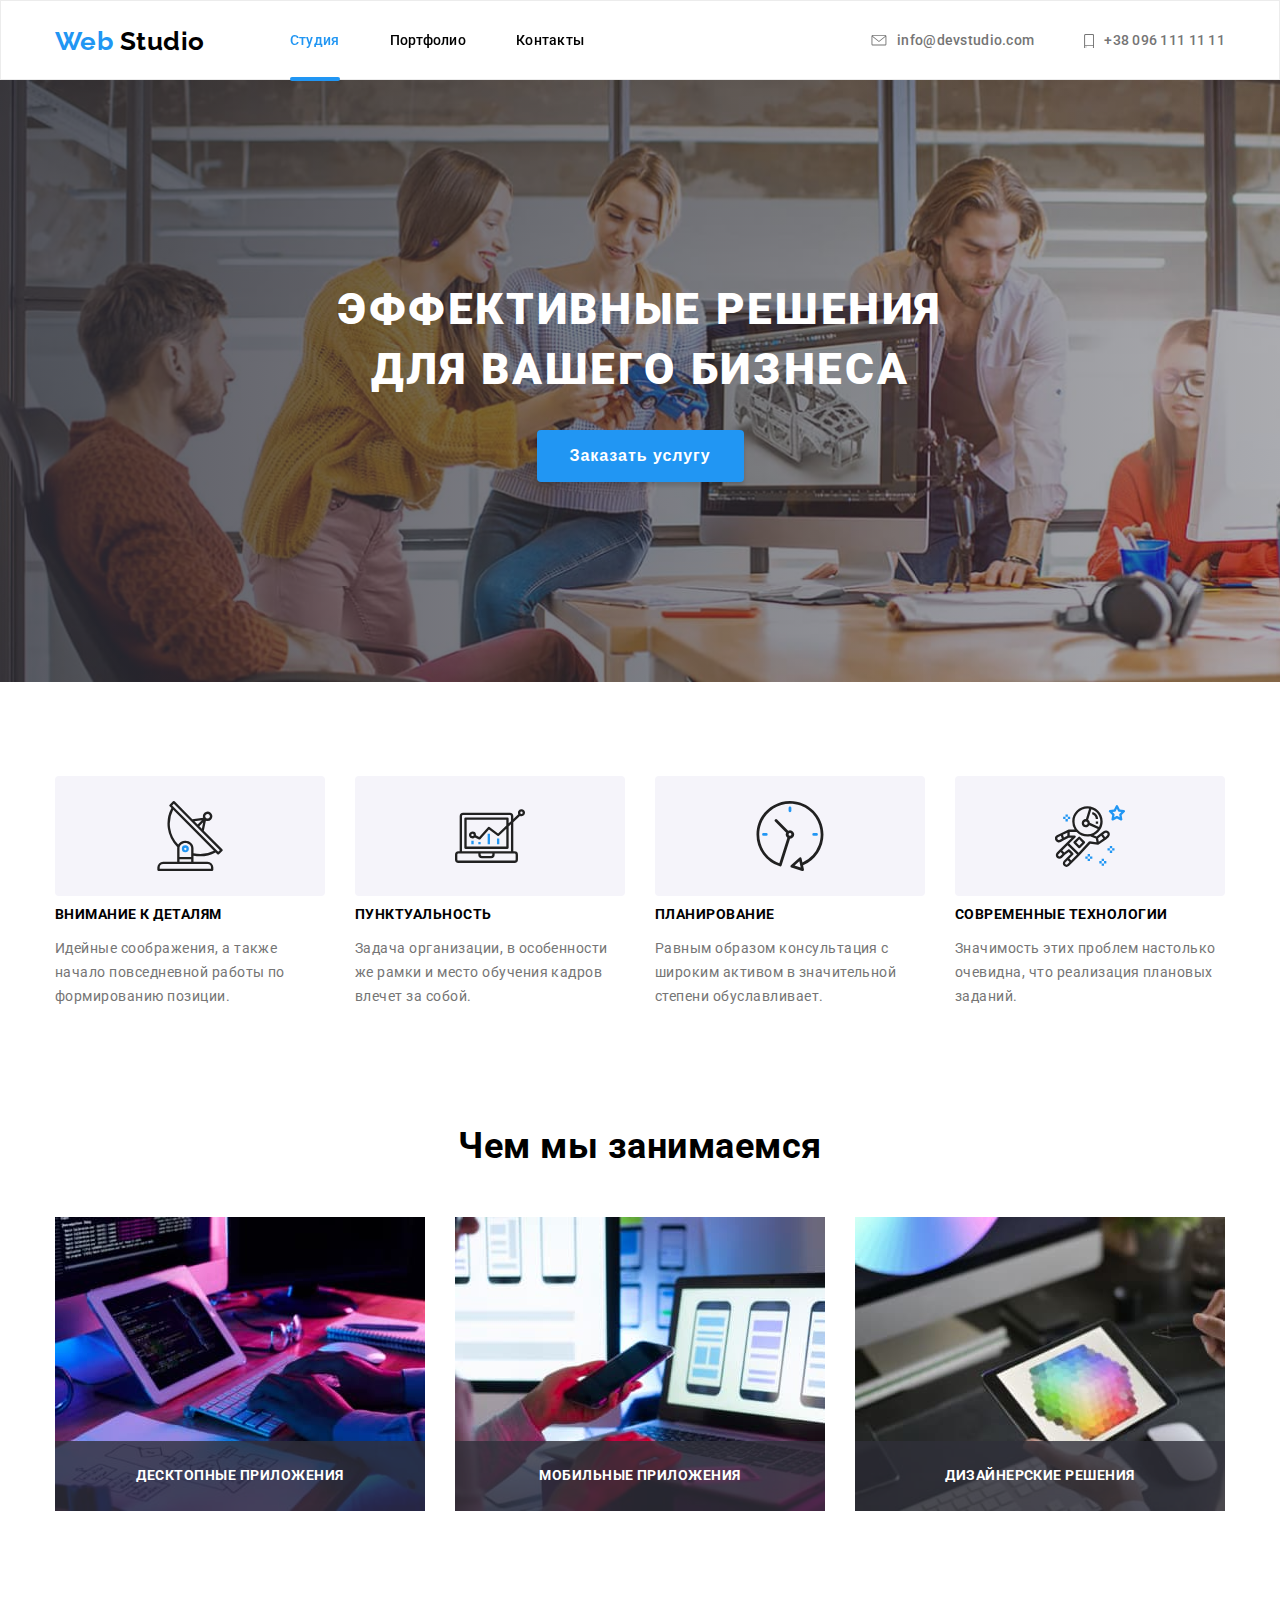
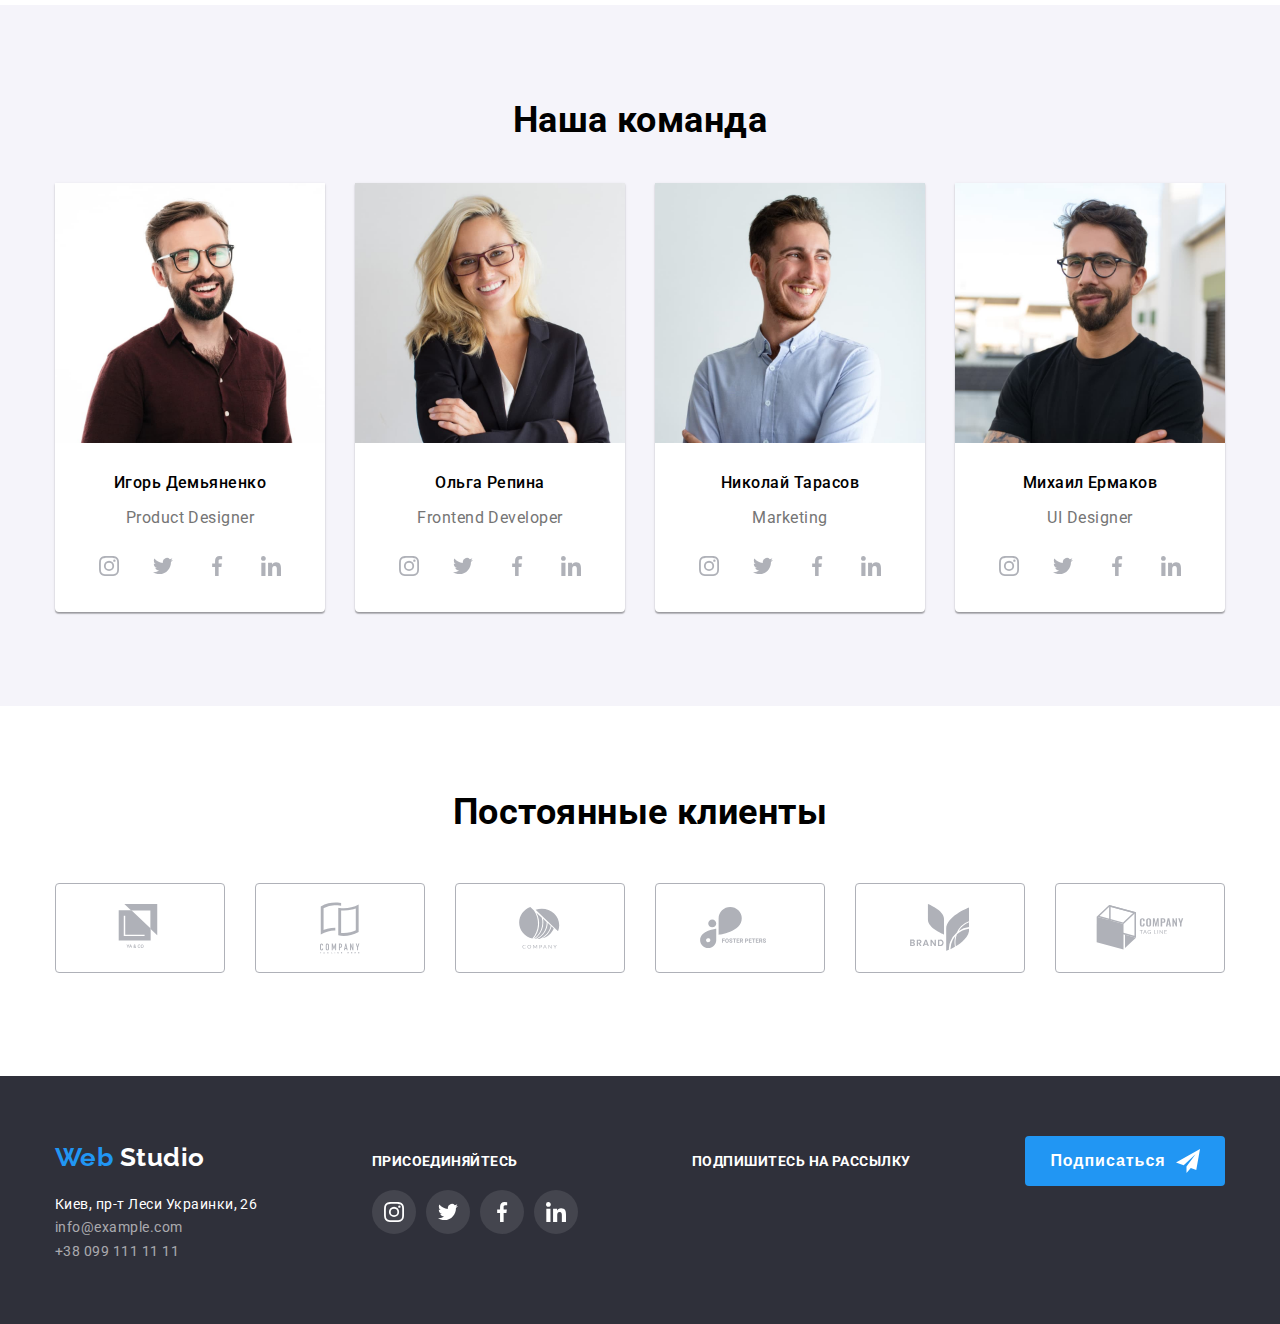
<file: index.html>
<!DOCTYPE html>
<html lang="ru">

<head>
    <meta charset="UTF-8">
    <meta name="description" content="заказать веб-сайт для магазина ">
    <meta name="viewport" content="width=device-width, initial-scale=1.0">
    <title>Web Studio</title>
    <link rel="stylesheet" href="https://github.com/necolas/normalize.css/blob/master/normalize.css">
    <link
        href="https://fonts.googleapis.com/css2?family=Raleway:wght@700&family=Roboto:wght@400;500;700;900&display=swap"
        rel="stylesheet">
    <link rel="stylesheet" href="./css/main.css">
</head>

<body>
    <header class="nav ">
        <div class=" header-nav container">
            <b lang="en" class="logo"><span>Web </span>Studio</b>
            <nav>
                <ul class="list site-nav">
                    <li class="item-nav"><a href="./index.html" class="link activ">Студия</a></li>
                    <li class="item-nav"><a href="./portfolio.html" class="link ">Портфолио </a></li>
                    <li class="item-nav"><a href="" class="link"> Контакты </a></li>
                </ul>
            </nav>

            <ul class="list contacts-header">
                <li class="item">
                    <a href="mailto:info@devstudio.com" class="contacts-link">
                        <svg class="icon-header" width="16" height="11.2">
                            <use href="./img1/sprite.svg#envelope"></use>
                        </svg>
                        info@devstudio.com
                    </a>
                </li>
                <li class="item">
                    <a href="tel:+380961111111" class="contacts-link">
                        <svg class="icon-header" width="10" height="14.94">
                            <use href="./img1/sprite.svg#smartphone"></use>
                        </svg>
                        +38 096 111 11 11
                    </a>
                </li>
            </ul>
        </div>
    </header>

    <main>

        <section class=" list hero">
            <h1 class="hero-title">Эффективные решения</br> для вашего бизнеса</h1>
            <button class="button" data-modal-open>Заказать услугу</button>
        </section>

        <!--Модалка герой-->
        <div class="modal-hero  is-hidden " data-modal>
            <div class="modal">

                <button class="close-button" data-modal-close>
                    <svg width="11" height="11">
                        <use href="./img1/sprite.svg#Vector-2">
                        </use>
                    </svg>
                </button>
                <p class="modal-title">Оставьте свои данные, мы вам перезвоним</p>
                <ul>
                    <li>Имя</li>
                    <li>Телефон</li>
                    <li>Почта</li>
                    <li>Комментарий</li>
                </ul>
                <button class="modal-send"> Отправить</button>

            </div>

        </div>

        <!--Приемущества-->

        <section class="page-advent ">

            <ul class="list text container">
                <li class="advent">
                    <div class="svg-advent">
                        <svg class="icon-advent" width="70" height="70">
                            <use href="./img1/sprite.svg#antenna"></use>
                        </svg>
                    </div>

                    <h2>Внимание к деталям</h2>
                    <p>Идейные соображения, а также начало повседневной работы по формированию позиции.</p>
                </li>
                <li class="advent ">
                    <div class="svg-advent">

                        <svg class="icon-advent" width="70" height="70">
                            <use href="./img1/sprite.svg#diagram"></use>
                        </svg>
                    </div>

                    <h2>Пунктуальность</h2>
                    <p>Задача организации, в особенности же рамки и место обучения кадров влечет за собой.</p>
                </li>
                <li class="advent ">
                    <div class="svg-advent">
                        <svg class="icon-clock" width="70" height="70">
                            <use href="./img1/sprite.svg#clock"></use>
                        </svg>
                    </div>

                    <h2>Планирование</h2>
                    <p>Равным образом консультация с широким активом в значительной степени обуславливает.</p>
                </li>
                <li class="advent ">
                    <div class="svg-advent">
                        <svg class="icon-astronaut" width="70" height="70">
                            <use href="./img1/sprite.svg#astronaut"></use>
                        </svg>
                    </div>

                    <h2>Современные технологии</h2>
                    <p>Значимость этих проблем настолько очевидна, что реализация плановых заданий.</p>
                </li>
            </ul>

        </section>

        <!--чем мы занимаемся-->
        <section class="features">
            <div class="container">
                <h3>Чем мы занимаемся</h3>
                <ul class="list service-list ">
                    <li class="service-item">
                        <img src="./img1/laptop1.jpg" alt="Ноутбук" width="370" height="294">
                        <p class="service-title">Десктопные приложения</p>
                    </li>
                    <li class="service-item">
                        <img src="./img1/phone2.jpg" alt="Смартфон" width="370" height="294">
                        <p class="service-title">Мобильные приложения</p>
                    </li>
                    <li class="service-item">
                        <img src="./img1/monitor3.jpg" alt="Монитор ПК" width="370" height="294">
                        <p class="service-title">Дизайнерские решения</p>
                    </li>
                </ul>
            </div>
        </section>

        <!--наша команда -->

        <section class="page-tim">
            <div class="container">
                <h3>Наша команда</h3>
                <ul class=" list tim ">
                    <li class="tim-item">
                        <img src="./tim/igor1.jpg" alt="Фото Николая" width="270" height="260">
                        <h2>Игорь Демьяненко</h2>
                        <p lang="en">Product Designer</p>
                        <ul class="list networks">
                            <li class="item">
                                <a href="https://www.instagram.com/" target="_blank" rel="noopener noreferrer"
                                    class="link" aria-label="ссылка на Instagram">
                                    <svg class="icon" width="20" height="20">
                                        <use href="./img1/sprite.svg#instagram"></use>
                                    </svg>
                                </a>
                            </li>
                            <li class="item"> <a href="https://twitter.com/" target="_blank" rel="noopener noreferrer"
                                    class="link" aria-label="ссылка на Twitter">
                                    <svg class="icon" width="20" height="20">
                                        <use href="./img1/sprite.svg#twitter"></use>
                                    </svg>
                                </a>
                            </li>
                            <li class="item"> <a href="https://m.facebook.com/" target="_blank"
                                    rel="noopener noreferrer" class="link" aria-label="ссылка на Facebook">
                                    <svg class="icon" width="20" height="20">
                                        <use href="./img1/sprite.svg#facebook"></use>
                                    </svg>

                                </a>
                            </li>
                            <li class="item"> <a href="https://www.linkedin.com/" class="link" target="_blank"
                                    rel="noopener noreferrer" aria-label="ссылка на Linkedin">
                                    <svg class="icon" width="20" height="20">
                                        <use href="./img1/sprite.svg#linkedin"></use>
                                    </svg>
                                </a>
                            </li>
                        </ul>
                    </li>
                    <li class="tim-item">
                        <img src="./tim/olga2.jpg" alt="Фото Ольги" width="270" height="260">
                        <h2>Ольга Репина</h2>
                        <p lang="en">Frontend Developer</p>
                        <ul class="list networks">
                            <li class="item"> <a href="https://www.instagram.com/" target="_blank"
                                    rel="noopener noreferrer" class="link" aria-label="ссылка на Instagram">
                                    <svg class="icon" width="20" height="20">
                                        <use href="./img1/sprite.svg#instagram"></use>
                                    </svg>
                                </a>
                            </li>
                            <li class="item"> <a href="https://twitter.com/" target="_blank" rel="noopener noreferrer"
                                    class="link" aria-label="ссылка на Twitter">
                                    <svg class="icon" width="20" height="20">
                                        <use href="./img1/sprite.svg#twitter"></use>
                                    </svg>
                                </a>
                            </li>
                            <li class="item"> <a href="https://m.facebook.com/" target="_blank"
                                    rel="noopener noreferrer" class="link" aria-label="ссылка на Facebook">
                                    <svg class="icon" width="20" height="20">
                                        <use href="./img1/sprite.svg#facebook"></use>
                                    </svg>

                                </a>
                            </li>
                            <li class="item"> <a href="https://www.linkedin.com/" class="link" target="_blank"
                                    rel="noopener noreferrer" aria-label="ссылка на Linkedin">
                                    <svg class="icon" width="20" height="20">
                                        <use href="./img1/sprite.svg#linkedin"></use>
                                    </svg>
                                </a>
                            </li>
                        </ul>
                    </li>
                    <li class="tim-item">
                        <img src="./tim/mukolay3.jpg" alt="Фото Андрея" width="270" height="260">
                        <h2> Николай Тарасов</h2>
                        <p lang="en">Marketing</p>
                        <ul class="list networks">
                            <li class="item"> <a href="https://www.instagram.com/" target="_blank"
                                    rel="noopener noreferrer" class="link" aria-label="ссылка на Instagram">
                                    <svg class="icon" width="20" height="20">
                                        <use href="./img1/sprite.svg#instagram"></use>
                                    </svg>
                                </a>
                            </li>
                            <li class="item"> <a href="https://twitter.com/" target="_blank" rel="noopener noreferrer"
                                    class="link" aria-label="ссылка на Twitter">
                                    <svg class="icon" width="20" height="20">
                                        <use href="./img1/sprite.svg#twitter"></use>
                                    </svg>
                                </a>
                            </li>
                            <li class="item"> <a href="https://m.facebook.com/" target="_blank"
                                    rel="noopener noreferrer" class="link" aria-label="ссылка на Facebook">
                                    <svg class="icon" width="20" height="20">
                                        <use href="./img1/sprite.svg#facebook"></use>
                                    </svg>

                                </a>
                            </li>
                            <li class="item"> <a href="https://www.linkedin.com/" target="_blank"
                                    rel="noopener noreferrer" class="link" aria-label="ссылка на Linkedin">
                                    <svg class="icon" width="20" height="20">
                                        <use href="./img1/sprite.svg#linkedin"></use>
                                    </svg>
                                </a>
                            </li>
                        </ul>
                    </li>
                    <li class="tim-item">
                        <img src="./tim/muxailo4.jpg" alt="Фото Ивана" width="270" height="260">
                        <h2>Михаил Ермаков</h2>
                        <p lang="en">UI Designer </p>
                        <ul class="list networks">
                            <li class="item"> <a href="https://www.instagram.com/" target="_blank"
                                    rel="noopener noreferrer" class="link" aria-label="ссылка на Instagram">
                                    <svg class="icon" width="20" height="20">
                                        <use href="./img1/sprite.svg#instagram"></use>
                                    </svg>
                                </a>
                            </li>
                            <li class="item"> <a href="https://twitter.com/" target="_blank" rel="noopener noreferrer"
                                    class="link" aria-label="ссылка на Twitter">
                                    <svg class="icon" width="20" height="20">
                                        <use href="./img1/sprite.svg#twitter"></use>
                                    </svg>
                                </a>
                            </li>
                            <li class="item"> <a href="https://m.facebook.com/" target="_blank" rel="noopener
                                    noreferrer" class="link" aria-label="ссылка на Facebook">
                                    <svg class="icon" width="20" height="20">
                                        <use href="./img1/sprite.svg#facebook"></use>
                                    </svg>
                                </a>
                            </li>
                            <li class="item"> <a href="https://www.linkedin.com/" class="link" target="_blank"
                                    rel="noopener noreferrer" aria-label="ссылка на Linkedin">
                                    <svg class="icon" width="20" height="20">
                                        <use href="./img1/sprite.svg#linkedin"></use>
                                    </svg>
                                </a></li>
                        </ul>
                    </li>
                </ul>
            </div>
        </section>

        <!--наши клиенты -->
        <section class="our-client">
            <div class="container">

                <h3>Постоянные клиенты</h3>
                <ul class="list client ">
                    <li class="item">
                        <a href="" target="_blank" rel="noopener noreferrer" class="link" alt="Логотип компании">
                            <svg class="icon-client" width="44" height="47">
                                <use href="./img1/sprite.svg#logo1"></use>
                            </svg>
                        </a>
                    </li>
                    <li class="item">
                        <a href="" target="_blank" rel="noopener noreferrer" class="link" alt="Логотип компании">

                            <svg class="icon-client" width="40" height="52">
                                <use href="./img1/sprite.svg#logo2"></use>
                            </svg>

                        </a>
                    </li>
                    <li class="item">
                        <a href="" target="_blank" rel="noopener noreferrer" class="link" alt="Логотип компании">

                            <svg class="icon-client" width="41" height="42">
                                <use href="./img1/sprite.svg#logo3"></use>
                            </svg>

                        </a>
                    </li>
                    <li class="item"><a href="" target="_blank" rel="noopener noreferrer" class="link"
                            alt="Логотип компании">
                            <svg class="icon-client" width="79" height="42">
                                <use href="./img1/sprite.svg#logo4"></use>
                            </svg>
                        </a></li>
                    <li class="item"><a href="" target="_blank" rel="noopener noreferrer" class="link"
                            alt="Логотип компании">
                            <svg class="icon-client" width="59" height="47">
                                <use href="./img1/sprite.svg#logo5"></use>
                            </svg>
                        </a></li>
                    <li class="item">
                        <a href="" target="_blank" rel="noopener noreferrer" class="link" alt="Логотип компании">
                            <svg class="icon-client" width="88.5" height="45">
                                <use href="./img1/sprite.svg#logo6"></use>
                            </svg>
                        </a>
                    </li>
                </ul>

            </div>
        </section>
    </main>


    <!--футер-->

    <footer>
        <div class="container footer-box">
            <div class="box">
                <b lang="en" class="logo"><span>Web </span>Studio </b>
                <address>
                    <ul class="list contacts">
                        <li class="item"><a href="https://goo.gl/maps/BFdx57nHsnyV4VVX7" class="contacts-address"
                                target="_blank" rel="noopener noreferrer">
                                Киев, пр-т Леси Украинки, 26 </a> </li>
                        <li class="item"><a href="mailto:info@example.com" class="contacts-item">info@example.com</a>
                        </li>
                        <li class="item"><a href="tel:+380991111111" class="contacts-item">+38 099 111 11 11</a></li>
                </address>
            </div>
            </ul>
            <div class="box">
                <b class="sign">Присоединяйтесь</b>
                <ul class="list sign-networks">
                    <li class="item">
                        <a href="https://www.instagram.com/" class="link " target="_blank" rel="noopener noreferrer"
                            aria-label="ссылка на Instagram">
                            <svg class="icon" width="20" height="20">
                                <use href="./img1/sprite.svg#instagram"></use>
                            </svg>

                        </a>
                    </li>
                    <li class="item ">
                        <a href="https://twitter.com/" class="link " target="_blank" rel="noopener noreferrer"
                            aria-label="ссылка на Twitter">
                            <svg class="icon" width="20" height="20">
                                <use href="./img1/sprite.svg#twitter"></use>
                            </svg>
                        </a>
                    </li>

                    <li class="item"> <a href="https://m.facebook.com/" class="link " target="_blank"
                            rel="noopener noreferrer" aria-label="ссылка на Facebook">
                            <svg class="icon" width="20" height="20">
                                <use href="./img1/sprite.svg#facebook"></use>
                            </svg>
                        </a>
                    </li>
                    <li class="item ">
                        <a href="https://www.linkedin.com/" class="link  " target="_blank" rel="noopener noreferrer"
                            aria-label="ссылка на Linkedin">
                            <svg class="icon" width="20" height="20">
                                <use href="./img1/sprite.svg#linkedin"></use>
                            </svg>
                        </a>
                    </li>
                </ul>
            </div>

            <b class=" box sign">Подпишитесь на рассылку</b>
            <button class="button box ">Подписаться
                <svg class="icon-iconsend" width="24" height="24">
                    <use href="./img1/sprite.svg#iconsend"></use>
                </svg>
            </button>

        </div>
    </footer>

    <script src="./js/modal.js"></script>

</body>

</html>
</file>
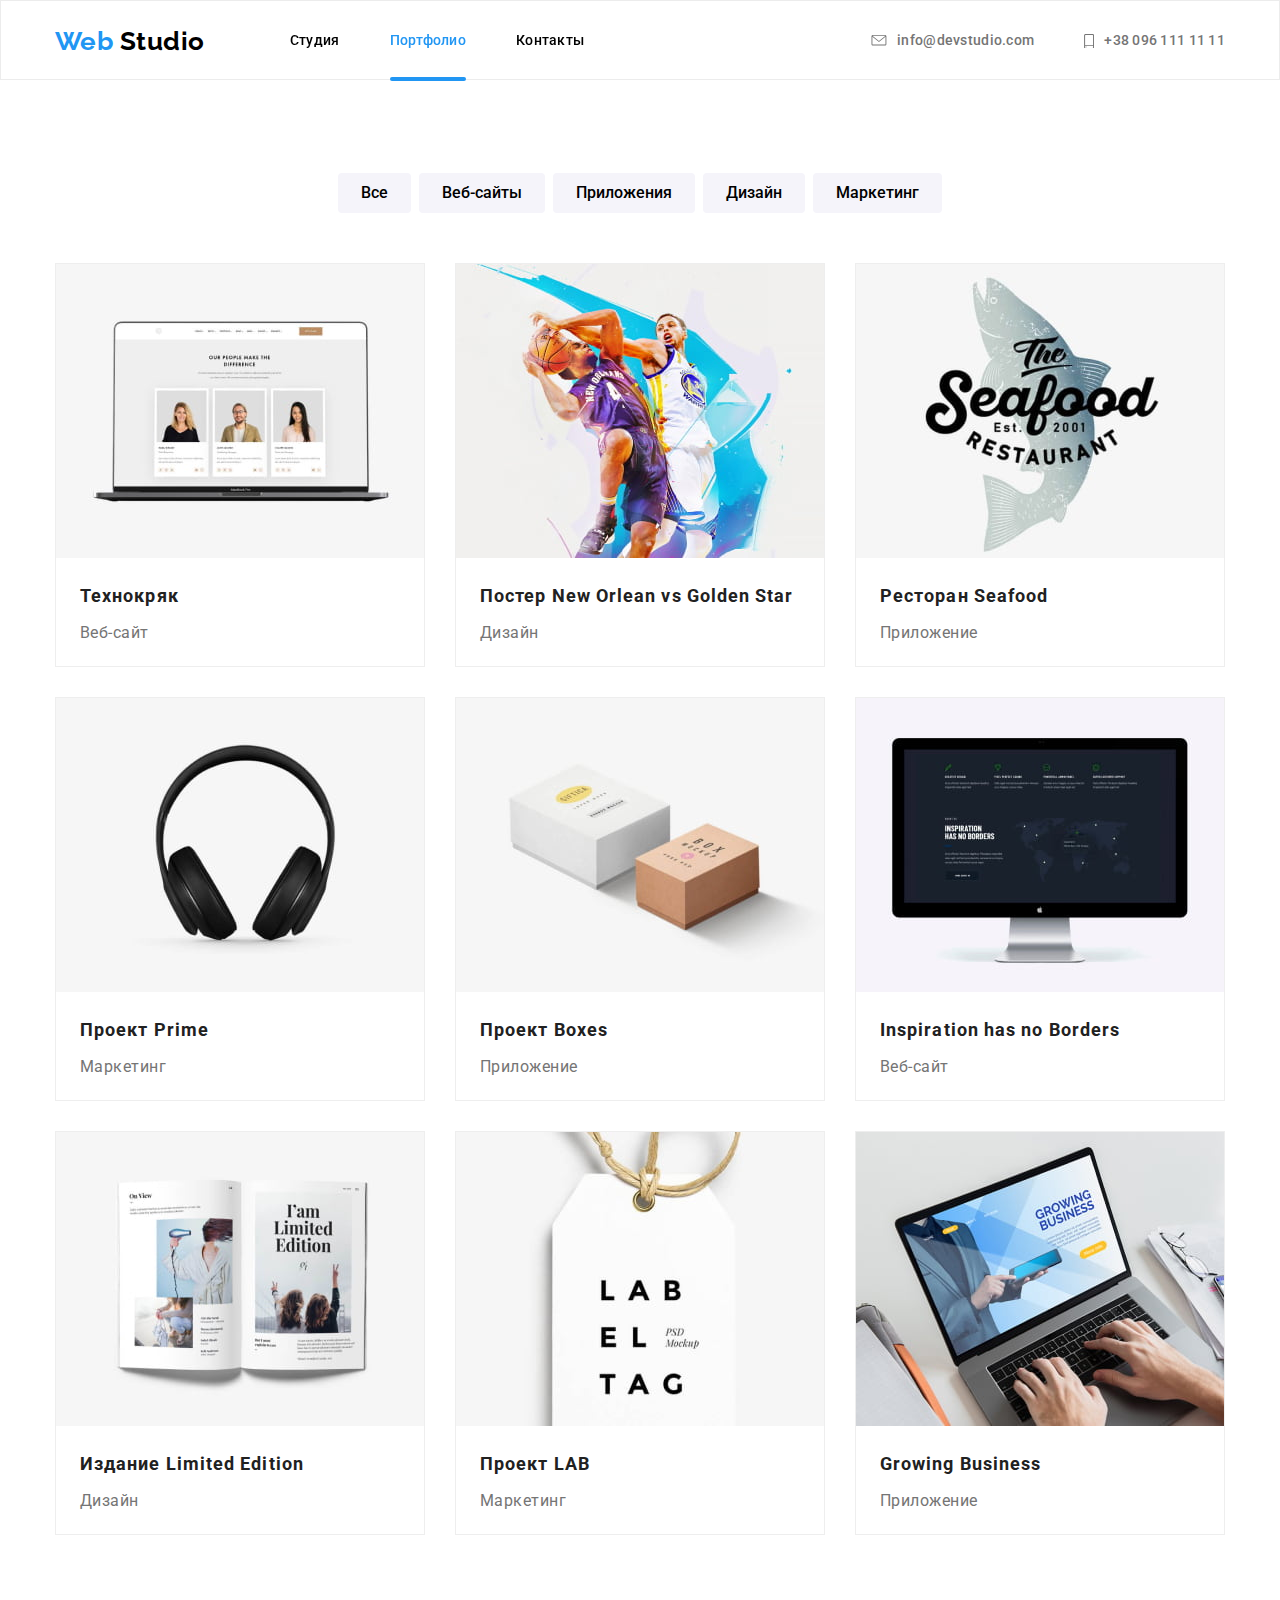
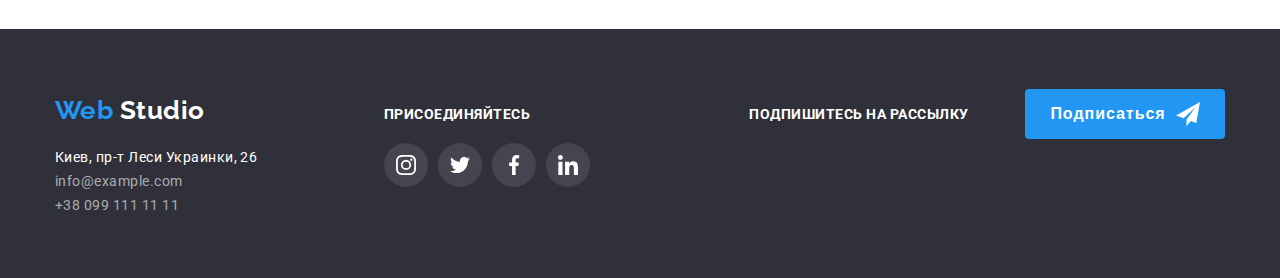
<file: portfolio.html>
<!DOCTYPE html>
<html lang="ru">

<head>
    <meta charset="UTF-8">
    <meta name="description" content="заказать веб-сайт для магазина ">
    <meta name="viewport" content="width=device-width, initial-scale=1.0">
    <title>Web Studio</title>
    <link rel="stylesheet" href="https://github.com/necolas/normalize.css/blob/master/normalize.css">
    <link href="https://fonts.googleapis.com/css2?family=Raleway:wght@700&family=Roboto:wght@400;500;700&display=swap"
        rel="stylesheet">
    <link rel="stylesheet" href="./css/portfolio.css" />
</head>

<body>
    <!--шапка-->
    <header class="nav">
        <div class="container header-nav">
            <b lang="en" class="logo"><span>Web </span>Studio</b>
            <nav>
                <ul class="list site-nav">
                    <li class="item-nav"><a href="./index.html" class="link">Студия</a></li>
                    <li class="item-nav"><a href="./portfolio.html" class="link activ">Портфолио </a></li>
                    <li class="item-nav"><a href="" class="link"> Контакты </a></li>
                </ul>
            </nav>
            <ul class="list contacts-header">
                <li class="item"> <a href="mailto:info@devstudio.com" class="contacts-link">
                        <svg class="icon-header" width="16" height="11.2">
                            <use href="./img1/sprite.svg#envelope"></use>
                        </svg>
                        info@devstudio.com
                    </a>
                </li>
                <li class="item">
                    <a href="tel:+380961111111" class="contacts-link">
                        <svg class="icon-header" width="10" height="14.94">
                            <use href="./img1/sprite.svg#smartphone"></use>
                        </svg>
                        +38 096 111 11 11
                    </a>
                </li>
            </ul>
        </div>
    </header>
    <main>
        <!--портфолио-->
        <section class=" page-portfolio">
            <div class="container">
                <div>
                    <ul class="list filter">
                        <li class="item"><button type="button" class="button">Все</button></li>
                        <li class="item"><button type="button" class="button">Веб-сайты</button></li>
                        <li class="item"><button type="button" class="button">Приложения</button></li>
                        <li class="item"><button type="button" class="button">Дизайн</button></li>
                        <li class="item"><button type="button" class="button">Маркетинг</button></li>
                    </ul>
                </div>

                <ul class="work-list list">
                    <li class="work-case ">
                        <a href="" class="work">
                            <div class="img-overlay">
                                <img src="./img1/portfolio/1.jpg" class="img" width: 370px; height: 294px;
                                    alt="Площадка для продаж">

                                <div class="text-overlay">
                                    <p class="work-excerpt">Технокряк это современная площадка распространения
                                        коронавируса.
                                        Компании
                                        используют эту
                                        платформу для цифрового
                                        шпионажа и атак на защищённые сервера конкурентов.</p>
                                </div>
                            </div>

                            <div class="work-name">
                                <h1 class="work-title list">Технокряк</h1>
                                <p class="work-desk"> Веб-сайт</p>
                            </div>

                        </a>
                    </li>
                    <li class="work-case">
                        <a href="" class="work">
                            <div class="img-overlay">
                                <img src="./img1/portfolio/2.jpg" width: 370px; height: 294px;
                                    alt="Дизайн постер компании">

                                <div class="text-overlay">
                                    <p class="work-excerpt">Технокряк это современная площадка распространения
                                        коронавируса.
                                        Компании
                                        используют эту
                                        платформу для цифрового
                                        шпионажа и атак на защищённые сервера конкурентов.
                                    </p>
                                </div>
                            </div>
                            <div class="work-name">
                                <h1 class="work-title">Постер New Orlean vs Golden Star</h1>
                                <p class="work-desk">Дизайн</p>
                            </div>
                        </a>

                    </li>
                    <li class="work-case">
                        <a href="" class="work">
                            <div class="img-overlay">
                                <img src="./img1/portfolio/3.jpg" width: 370px; height: 294px;
                                    alt="Постер ресторана Seafood">
                                <div class="text-overlay">
                                    <p class="work-excerpt">Технокряк это современная площадка распространения
                                        коронавируса.
                                        Компании
                                        используют эту
                                        платформу для цифрового
                                        шпионажа и атак на защищённые сервера конкурентов.
                                    </p>
                                </div>
                            </div>
                            <div class="work-name">
                                <h1 class="work-title">Ресторан Seafood</h1>
                                <p class="work-desk">Приложение</p>
                            </div>
                        </a>
                    </li>
                    <li class="work-case">
                        <a href="" class="work">
                            <div class="img-overlay">
                                <img src="./img1/portfolio/4.jpg" width: 370px; height: 294px; alt="Наушники">
                                <div class="text-overlay">
                                    <p class="work-excerpt">Технокряк это современная площадка распространения
                                        коронавируса.
                                        Компании
                                        используют эту
                                        платформу для цифрового
                                        шпионажа и атак на защищённые сервера конкурентов.</p>
                                </div>
                            </div>
                            <div class="work-name">
                                <h1 class="work-title">Проект Prime</h1>
                                <p class="work-desk">Маркетинг</p>
                            </div>
                        </a>
                    </li>
                    <li class="work-case">
                        <a href="" class="work">
                            <div class="img-overlay">
                                <img src="./img1/portfolio/5.jpg" width: 370px; height: 294px; alt="Коробки">
                                <div class="text-overlay">
                                    <p class="work-excerpt">Технокряк это современная площадка распространения
                                        коронавируса.
                                        Компании
                                        используют эту
                                        платформу для цифрового
                                        шпионажа и атак на защищённые сервера конкурентов.</p>
                                </div>
                            </div>
                            <div class="work-name">
                                <h1 class="work-title">Проект Boxes</h1>
                                <p class="work-desk">Приложение</p>
                            </div>
                        </a>
                    </li>
                    <li class="work-case">
                        <a href="" class="work">
                            <div class="img-overlay">
                                <img src="./img1/portfolio/6.jpg" width: 370px; height: 294px;
                                    alt="Монитор с Веб-сайтом">
                                <div class="text-overlay">
                                    <p class="work-excerpt">Технокряк это современная площадка распространения
                                        коронавируса.
                                        Компании
                                        используют эту
                                        платформу для цифрового
                                        шпионажа и атак на защищённые сервера конкурентов.</p>
                                </div>
                            </div>
                            <div class="work-name">
                                <h1 class="work-title">Inspiration has no Borders</h1>
                                <p class="work-desk">Веб-сайт</p>
                            </div>
                        </a>
                    </li>
                    <li class="work-case">
                        <a href="" class="work">
                            <div class="img-overlay">
                                <img src="./img1/portfolio/7.jpg" width: 370px; height: 294px; alt="Дизайн журнала">
                                <div class="text-overlay">
                                    <p class="work-excerpt">Технокряк это современная площадка распространения
                                        коронавируса.
                                        Компании
                                        используют эту
                                        платформу для цифрового
                                        шпионажа и атак на защищённые сервера конкурентов.</p>
                                </div>
                            </div>
                            <div class="work-name">
                                <h1 class="work-title">Издание Limited Edition</h1>
                                <p class="work-desk">Дизайн</p>
                            </div>
                        </a>
                    </li>
                    <li class="work-case">
                        <a href="" class="work">
                            <div class="img-overlay">
                                <img src="./img1/portfolio/8.jpg" width: 370px; height: 294px; alt="Логотип LAB">
                                <div class="text-overlay">
                                    <p class="work-excerpt">Технокряк это современная площадка распространения
                                        коронавируса.
                                        Компании
                                        используют эту
                                        платформу для цифрового
                                        шпионажа и атак на защищённые сервера конкурентов.</p>
                                </div>
                            </div>
                            <div class="work-name">
                                <h1 class="work-title">Проект LAB</h1>
                                <p class="work-desk">Маркетинг</p>
                            </div>
                        </a>
                    </li>
                    <li class="work-case">
                        <a href="" class="work">
                            <div class="img-overlay">
                                <img src="./img1/portfolio/9.jpg" width: 370px; height: 294px; alt="Ноутбук">
                                 <div class="text-overlay">
                                    <p class="work-excerpt">Технокряк это современная площадка распространения
                                        коронавируса.
                                        Компании
                                        используют эту
                                        платформу для цифрового
                                        шпионажа и атак на защищённые сервера конкурентов.</p>
                                </div>
                            </div>
                            <div class="work-name">
                                <h1 class="work-title">Growing Business</h1>
                                <p class="work-desk">Приложение</p>
                            </div>
                        </a>
                    </li>
                </ul>
            </div>

        </section>
    </main>
    <!--футер-->
    <footer>
        <div class="container footer-box">
            <div class="box contacts-bo ">
                <b lang="en" class="logo"><span>Web </span>Studio </b>

                <address>
                    <ul class="list contacts">
                        <li class="item"><a href="https://goo.gl/maps/BFdx57nHsnyV4VVX7" class="contacts-address"
                                target="_blank" rel="noopener noreferrer">
                                Киев, пр-т Леси Украинки, 26 </a> </li>
                        <li class="item"><a href="mailto:info@example.com" class="contacts-item">info@example.com</a>
                        </li>
                        <li class="item"><a href="tel:+380991111111" class="contacts-item">+38 099 111 11 11</a></li>
                </address>
            </div>
            </ul>
            <div class="box">
                <b class="sign">Присоединяйтесь</b>
                <ul class="list  sign-networks">
                    <li class="item">
                        <a href="https://www.instagram.com/" class="link" target="_blank" rel="noopener noreferrer"
                            class="item" aria-label="ссылка на Instagram">
                            <svg class="icon" width="20" height="20">
                                <use href="./img1/sprite.svg#instagram"></use>
                            </svg>
                        </a>
                    </li>
                    <li class="item">
                        <a href="https://twitter.com/" class="link " target="_blank" rel="noopener noreferrer"
                            class="item" aria-label="ссылка на Twitter">
                            <svg class="icon" width="20" height="20">
                                <use href="./img1/sprite.svg#twitter"></use>
                            </svg>
                        </a>
                    </li>
                    <li class="item">
                        <a href="https://m.facebook.com/" class="link " target="_blank" rel="noopener noreferrer"
                            class="item" aria-label="ссылка на Facebook">
                            <svg class="icon" width="20" height="20">
                                <use href="./img1/sprite.svg#facebook"></use>
                            </svg>

                        </a>
                    </li>
                    <li class="item">
                        <a href="https://www.linkedin.com/" class="link" target="_blank" rel="noopener noreferrer"
                            aria-label="ссылка на Linkedin">
                            <svg class="icon" width="20" height="20">
                                <use href="./img1/sprite.svg#linkedin"></use>
                            </svg>
                        </a>
                    </li>
                </ul>
            </div>

            <b class="sign box">Подпишитесь на рассылку</b>
            <button class="button box ">Подписаться
                <svg class="icon-iconsend" width="24" height="24">
                    <use href="./img1/sprite.svg#iconsend"></use>
                </svg>
            </button>

        </div>

    </footer>

</body>

</html>
</file>
<file: css/main.css>
html {
    box-sizing: border-box;
}

*,
*::before,
*::after {
    box-sizing: inherit;
}

:root {
    --accent-color: #2196F3;
    --primary-text-color: #000000;
    --title-text-color: #757575;
    --focus-color: #FFFFFF;
}

body {
    margin: 0px 0px;
    padding-top: 80px;

    font-family: Roboto, sans-serif;
    letter-spacing: 0.03em;
    color: var(--primary-text-color);
    background: var(--focus-color);
}

.list {
    list-style: none;
    margin: 0px;
    padding: 0px;
}

.container {
    width: 1200px;
    padding-left: 15px;
    padding-right: 15px;
    margin-left: auto;
    margin-right: auto;
    /*outline: 2px solid red;*/
}

.nav {
    position: fixed;
    width: 100%;
    height: 80px;
    top: 0;
    left: 0;
    border: 1px solid #ECECEC;
    background-color: var(--focus-color);
    z-index: 1;

}

.logo {
    font-family: Raleway;
    font-weight: bold;
    font-size: 26px;
    line-height: 1.19;
}

.header-nav {
    display: flex;
    align-items: center;
}

.site-nav {
    display: flex;
    margin-left: 85px;
}

.site-nav .item-nav+.item-nav {
    margin-left: 50px;

}

.logo>span {
    color: var(--accent-color);
}

.site-nav .link {
    position: relative;
    display: block;
    padding-top: 32px;
    padding-bottom: 32px;

    font-weight: 500;
    font-size: 14px;
    line-height: 1.14;
    letter-spacing: 0.02em;
    color: var(--primary-text-color);
    text-decoration: none;

    transition: color 250ms cubic-bezier(0.4, 0, 0.2, 1);
}

.site-nav .item-nav .activ {
    color: var(--accent-color);
}

.site-nav .link:hover,
.site-nav .link:focus,
.site-nav .link:active {
    color: var(--accent-color);
}

.item-nav .activ::after {
    position: absolute;
    content: '';
    bottom: 0;
    left: 0;

    display: block;
    width: 100%;
    height: 4px;
    border-radius: 2px;
    background-color: var(--accent-color);
}

.contacts-header {
    display: flex;
    margin-left: auto;

}

header .contacts-link {
    display: flex;
    justify-content: center;
    align-items: center;

    font-weight: 500;
    font-size: 14px;
    line-height: 1.14;
    letter-spacing: 0.02em;
    text-decoration: none;
    color: var(--title-text-color);

    transition: color 250ms cubic-bezier(0.4, 0, 0.2, 1);
}

.contacts-header .item+.item {
    margin-left: 50px;

}


header .contacts-link:hover,
.contacts-link:focus,
.contacts-link:active {
    color: var(--accent-color);
}


.icon-header {
    margin-right: 10px;
    fill: currentColor;
}

.hero {
    max-width: 1600px;
    min-height: 600px;
    margin-left: auto;
    margin-right: auto;

    background-image: linear-gradient(to right, rgba(47, 48, 58, 0.8),  rgba(47, 48, 58, 0.4)), url(../img1/Header.jpg);
    background-color: #C4C4C4;

    background-repeat: no-repeat;
    background-size: cover;
    text-align: center;
    padding-top: 200px;
    padding-bottom: 200px;
}


.hero-title {
    margin: 0px;

    font-weight: 900;
    font-size: 44px;
    line-height: 1.36;

    letter-spacing: 0.06em;
    text-transform: uppercase;
    color: var(--focus-color);

}

.hero .button {
    margin-top: 30px;
    padding: 10px 32px;

    font-weight: bold;
    font-size: 16px;
    line-height: 1.875;

    letter-spacing: 0.06em;
    color: var(--focus-color);
    background: var(--accent-color);
    border: 1px solid transparent;
    border-radius: 4px;
    box-shadow: 0px 4px 4px rgba(0, 0, 0, 0.15);

    transition: color 250ms cubic-bezier(0.4, 0, 0.2, 1),
        background-color 250ms cubic-bezier(0.4, 0, 0.2, 1),
        borger 250ms cubic-bezier(0.4, 0, 0.2, 1);
}

.hero .button:hover,
.hero .button:active,
.hero .button:focus {
    color: var(--accent-color);
    background-color: var(--focus-color);
    border: 1px solid var(--accent-color);
    outline: none;
}

.modal-hero {
    position: fixed;
    top: 0;
    left: 0;
    width: 100%;
    height: 100%;
    background-color: rgba(0, 0, 0, 0.2);
    z-index: 2;
   
}

.modal-hero.is-hidden {
    opacity: 0;
    pointer-events: none;
}

.modal-hero .modal {
    position: absolute;
    top: 50%;
    left: 50%;
    transform: translate(-50%, -50%);

    min-width: 528px;
    min-height: 581px;
    background: var(--focus-color);

}

.modal-title {
    font-weight: bold;
    font-size: 20px;
    line-height: 23px;
    text-align: center;
}

.modal-send {

    padding: 10px 56px;
    font-weight: bold;
    font-size: 16px;
    color: var(--focus-color);
    align-items: center;
    text-align: center;
    background-color: var(--accent-color);
    border-radius: 4px;
    box-shadow: 0px 4px 4px rgba(0, 0, 0, 0.15);
    border: 1px solid transparent;

}

.modal .close-button {
    display: flex;
    align-items: center;
    justify-content: center;
    border-radius: 50%;
    width: 30px;
    height: 30px;
    background: var(--focus-color);
    border: 1px solid rgba(0, 0, 0, 0.1);
    box-sizing: border-box;
    margin-top: 8px;
    margin-left: 490px;


}

/*Приемущесвта*/
.page-advent {
    padding-top: 94px;
    padding-bottom: 99px;
    /*background-color: springgreen;*/
}

.text {
    display: flex;
}

.advent {
    width: calc((100% - 90px)/ 4);
}


.svg-advent {
    width: 270px;
    height: 120px;
    background: #F5F4FA;
    border-radius: 4px;
    display: flex;
    align-items: center;
    justify-content: center;

}


.text .advent+.advent {
    margin-left: 30px;

}

.text h2 {
    font-weight: bold;
    font-size: 14px;
    line-height: 1.14;
    text-transform: uppercase;
}

.text p {
    width: 270px;
    height: 75px;
    font-size: 14px;
    line-height: 1.71;
    color: var(--title-text-color);
}

h3 {
    font-weight: bold;
    font-size: 36px;
    line-height: 1.17;
    text-align: center;
}

/* чем мы занимаемся */

.features {
    padding-bottom: 94px;
    /* background-color: steelblue;*/
}

.features h3 {
    margin-top: 0px;
    margin-bottom: 50px;
}

.service-item {
    width: calc((100% - 60px)/ 3);
    align-items: baseline;
    position: relative;
}

.service-list .service-item+.service-item {
    margin-left: 30px;
}

.service-list {
    display: flex;

}

.service-list img {
    display: block;
}

.features .service-title {
    display: block;
    position: absolute;
    padding-top: 27px;
    padding-bottom: 27px;
    margin: 0px 0px;
    bottom: 0;
    width: 100%;


    font-weight: bold;
    font-size: 14px;
    line-height: 1.14;
    text-align: center;
    text-transform: uppercase;
    color: var(--focus-color);
    background-color: rgba(47, 48, 58, 0.8);
}

/*команда*/

.page-tim {
    background: #F5F4FA;
    padding-top: 94px;
    padding-bottom: 94px;
    /*background-color: salmon;*/

}

.tim {
    display: flex;

}


.tim-item {
    width: calc((100% - 90px) / 4);
    border-radius: 0px 0px 4px 4px;
    background-color: var(--focus-color);
    box-shadow: 0px 1px 3px rgba(0, 0, 0, 0.12), 0px 1px 1px rgba(0, 0, 0, 0.14), 0px 2px 1px rgba(0, 0, 0, 0.2);

}

.tim-item+.tim-item {
    margin-left: 30px;
}

.tim-item img {
    display: block;
}

.page-tim h3 {
    margin-bottom: 42px;
    margin-top: 0px;
}

.tim h2 {
    margin-top: 30px;
    margin-bottom: 10px;
    font-weight: 500;
    font-size: 16px;
    line-height: 1.19;
    text-align: center;
}

.tim p {
    font-size: 16px;
    line-height: 1.19;
    text-align: center;
    color: var(--title-text-color);
}

.networks {
    display: flex;
    justify-content: center;
    align-items: center;
    margin-top: 16px;
    margin-bottom: 24px;
}

.networks .link {
    display: flex;
    justify-content: center;
    align-items: center;
    width: 44px;
    height: 44px;
    border-radius: 50%;
    color: #AFB1B8;
    background-color: var(--focus-color);

    transition: color 250ms cubic-bezier(0.4, 0, 0.2, 1),
        bacrground-color 250ms cubic-bezier(0.4, 0, 0.2, 1);
}

.networks .item+.item {
    margin-left: 10px;
}

.networks .link:hover,
.networks .link:focus,
.networks .link:active {
    color: var(--focus-color);
    background-color: var(--accent-color);
}


.networks .icon {
    fill: currentColor;
}

/*клиенты */

.client {
    display: flex;

}

.client .item {
    width: calc((100% - 150px) / 6);

}


.our-client {
    padding-top: 85px;
    padding-bottom: 103px;
    /* background-color: rosybrown;*/

}

.client .item+.item {
    margin-left: 30px;
}


.our-client h3 {
    margin-top: 0px;
    margin-bottom: 50px;

}

.client .link {
    display: flex;
    justify-content: center;
    align-items: center;
    width: 170px;
    height: 90px;
    border: 1px solid #AFB1B8;
    border-radius: 4px;
    color: #AFB1B8;

    transition: color 250ms cubic-bezier(0.4, 0, 0.2, 1),
        border 250ms cubic-bezier(0.4, 0, 0.2, 1);
}

.client .link:hover {
    color: var(--accent-color);
    border: 1px solid var(--accent-color);
}

.client .icon-client {
    fill: currentColor;
}

/*футер*/


footer {

    padding-top: 60px;
    padding-bottom: 60px;

    background: #2F303A;
    font-size: 14px;
    line-height: 1.14;
    color: var(--focus-color);
}

.sign-networks {
    display: flex;
}

.box .logo {
    display: inline-block;
    margin-bottom: 20px;
}

.footer-box {
    display: flex;
    justify-content: space-between;
    align-items: baseline;

}

.sign-networks .item+.item {
    margin-left: 10px;
}

.sign-networks .link {
    display: flex;
    justify-content: center;
    align-items: center;
    height: 44px;
    width: 44px;
    background-color: rgba(255, 255, 255, 0.1);
    border-radius: 50%;

    transition: background-color 250ms cubic-bezier(0.4, 0, 0.2, 1);
}

.sign-networks .link:hover,
.sign-networks .link:focus,
.sign-networks .link:active {
    background-color: var(--accent-color);
}

.sign-networks .icon {
    fill: var(--focus-color);

}



footer .button {

    display: flex;
    border-radius: 4px;
    justify-content: center;
    width: 200px;
    height: 50px;
    align-items: center;
    border: 1px solid transparent;


    font-weight: bold;
    font-size: 16px;
    line-height: 1.875;


    letter-spacing: 0.06em;
    color: var(--focus-color);
    background: var(--accent-color);

    transition: color 250ms cubic-bezier(0.4, 0, 0.2, 1),
        background-color 250ms cubic-bezier(0.4, 0, 0.2, 1),
        border 250ms cubic-bezier(0.4, 0, 0.2, 1);
}

footer .button:hover,
footer .button:active,
footer .button:focus {
    color: var(--accent-color);
    background-color: var(--focus-color);
    border: 1px solid var(--accent-color);
    outline: none;

}

.icon-iconsend {
    fill: currentColor;
}

footer .contacts-item {
    font-family: Roboto;
    font-style: normal;
    font-weight: normal;
    font-size: 14px;
    line-height: 1.71;
    text-decoration: none;
    color: rgba(255, 255, 255, 0.6);

    transition: color 250 ms cubic - bezier(0.4, 0, 0.2, 1);

}

footer .contacts-item:hover,
.contacts-item:active,
.contacts-item:focus {
    color: var(--accent-color);

}

footer .contacts-address {
    font-family: Roboto;
    font-style: normal;
    font-weight: normal;
    color: var(--focus-color);
    font-size: 14px;
    line-height: 1.71;
    text-decoration: none;

    transition: color 250 ms cubic - bezier(0.4, 0, 0.2, 1);

}

footer .contacts-address:hover,
.contacts-address:focus,
.contacts-address:active {
    color: var(--accent-color);
}


footer>address {
    font-style: normal;
}

.icon-iconsend {
    margin-left: 10px;
}

.sign {
    text-transform: uppercase;
    display: block;
    margin-bottom: 20px;
}
</file>
<file: css/portfolio.css>
html {
    box-sizing: border-box;
}

*,
*::before,
*::after {
    box-sizing: inherit;
}

:root {
    --accent-color: #2196F3;
    --primary-text-color: #000000;
    --title-text-color: #757575;
    --focus-color: #FFFFFF;
}

body {
    margin: 0px 0px;
    padding-top: 80px;

    font-family: Roboto, sans-serif;
    letter-spacing: 0.03em;
    color: var(--primary-text-color);
    background: var(--focus-color);

}

.container {
    width: 1200px;
    padding-left: 15px;
    padding-right: 15px;
    margin-left: auto;
    margin-right: auto;
    /*outline: 2px solid red;*/
}

.list {
    padding: 0px;
    margin: 0px;
    list-style: none;
}

.header-nav {
    display: flex;
    align-items: center;
}

.nav {
    position: fixed;
    background-color: var(--focus-color);
    border: 1px solid #ECECEC;
    height: 80px;
    width: 100%;
    top: 0;
    left: 0;
    z-index: 1;

}

.logo {
    font-family: Raleway;
    font-weight: bold;
    font-size: 26px;
    line-height: 1.19;
}

.logo>span {
    color: var(--accent-color);
}


.site-nav {
    display: flex;
    margin-left: 85px;
}


.site-nav .item-nav+.item-nav {
    margin-left: 50px;

}

.site-nav .link {
    position: relative;
    display: block;
    padding-top: 32px;
    padding-bottom: 32px;

    font-weight: 500;
    font-size: 14px;
    line-height: 1.14;
    letter-spacing: 0.02em;
    color: var(--primary-text-color);
    text-decoration: none;

    transition: color 250ms cubic-bezier(0.4, 0, 0.2, 1);
}

.site-nav .link:hover,
.site-nav .link:focus,
.site-nav .link:active {
    color: var(--accent-color);
}


.item-nav .activ::after {
    position: absolute;
    content: '';
    left: 0;
    bottom: 0;

    display: block;
    width: 100%;
    height: 4px;
    border-radius: 2px;
    background-color: var(--accent-color);
}



.site-nav .item-nav .activ {
    color: var(--accent-color);
}

.contacts-header {
    display: flex;
    margin-left: auto;

}

.icon-header {
    margin-right: 10px;
    fill: currentColor;
}

.contacts-header .item+.item {
    margin-left: 50px;

}

header .contacts-link {
    display: flex;
    justify-content: center;
    align-items: center;

    font-weight: 500;
    font-size: 14px;
    line-height: 1.14;
    letter-spacing: 0.02em;
    text-decoration: none;
    color: var(--title-text-color);

    transition: color 250ms cubic-bezier(0.4, 0, 0.2, 1);
}

header .contacts-link:hover,
.contacts-link:focus,
.contacts-link:active {
    color: var(--accent-color);
}

/*Портфолио */

.page-portfolio {
    padding-top: 93px;
    padding-bottom: 94px;
    /*background-color: violet;*/
}

.filter {
    display: flex;
    justify-content: center;

}

.filter .item+.item {
    margin-left: 8px;
}

.filter .button {
    padding: 6px 22px;
    border-radius: 4px;
    margin-bottom: 50px;

    font-family: Roboto;
    font-weight: 500;
    font-size: 16px;
    line-height: 1.62;
    text-align: center;
    background-color: #F5F4FA;
    border: 1px solid transparent;

    transition: color 250ms cubic-bezier(0.4, 0, 0.2, 1),
        background-color 250ms cubic-bezier(0.4, 0, 0.2, 1);
}

.filter .button:hover,
.filter .button:focus,
.filter .button:active {
    background-color: var(--accent-color);
    color: var(--focus-color);
    box-shadow: 0px 3px 1px rgba(0, 0, 0, 0.1),
        0px 1px 2px rgba(0, 0, 0, 0.08),
        0px 2px 2px rgba(0, 0, 0, 0.12);
    border-radius: 4px;
    outline: none;
}

.work-list {
    background: #FFFFFF;
    display: flex;
    flex-wrap: wrap;
    justify-content: space-between;
    /*background-color: teal;*/
}

.work-case {
    width: calc((100% - 60px) / 3);
    margin-bottom: 30px;
    margin-right: 30px;
    height: 404px;
    border: 1px solid #EEEEEE;
    overflow: hidden;
    transition: box-shadow 250ms cubic-bezier(0.4, 0, 0.2, 1);
}

.work-case:hover,
.work-case:active,
.work-case:focus {

    box-shadow: 0px 1px 1px rgba(0, 0, 0, 0.12),
        0px 4px 4px rgba(0, 0, 0, 0.06),
        1px 4px 6px rgba(0, 0, 0, 0.16);
}

.work-case img {
    display: block;
}

.img-overlay {
    position: relative;
}


.text-overlay {
    position: absolute;
    width: 100%;
    height: 100%;
    top: 0;
    left: 0;
    background-color: rgba(33, 150, 243, 0.9);
    transform: translateY(140%);
    transition: transform 250ms cubic-bezier(0.4, 0, 0.2, 1);
}

.work-case:hover .text-overlay {
    transform: translate(0);
}

.work .work-excerpt {
    margin: 0;
    padding: 63px 24px;


    font-size: 18px;
    line-height: 1.56;
    color: var(--focus-color);
}

.work-case .work-name {
    padding: 20px 24px;
    /* background-color: rebeccapurple;*/
}

.work-case:nth-last-child(-n + 3) {
    margin-bottom: 0px;
}

.work-case:nth-child(3n) {
    margin-right: 0;
}

.work-title {

    margin: 0px 0px;
    font-family: Roboto;
    font-style: normal;
    font-weight: bold;
    font-size: 18px;
    line-height: 2.0;
    letter-spacing: 0.06em;
    color: #212121;
}

.work-desk {
    margin-top: 4px;
    margin-bottom: 0px;
}

.work {
    text-decoration: none;
}


.work-desk {
    font-size: 16px;
    line-height: 1.87;
    color: var(--title-text-color);
}











/*футер*/

footer {
    padding-top: 60px;
    padding-bottom: 60px;

    background: #2F303A;
    font-size: 14px;
    line-height: 1.14;
    color: var(--focus-color);
}

.box .logo {
    display: inline-block;
    margin-bottom: 20px;
}

.sign-networks {
    display: flex;
    margin-right: 93px;
}

.sign-networks .link {
    display: flex;
    justify-content: center;
    align-items: center;
    width: 44px;
    height: 44px;
    border-radius: 50%;
    background-color: rgba(255, 255, 255, 0.1);

    transition: background-color 250ms cubic-bezier(0.4, 0, 0.2, 1);

}

.sign-networks .link:hover,
.sign-networks.link:focus,
.sign-networks.link:active {
    background-color: var(--accent-color);

}

.sign-networks .icon {
    fill: var(--focus-color);
}

.sign-networks .item {
    margin-right: 10px;
}


.footer-box {
    display: flex;
    align-items: baseline;
    justify-content: space-between;
}


footer .button {

    border-radius: 4px;
    justify-content: center;
    width: 200px;
    height: 50px;
    align-items: center;
    border: 1px solid transparent;
    font-weight: bold;
    font-size: 16px;
    line-height: 1.875;
    display: flex;

    letter-spacing: 0.06em;
    color: var(--focus-color);
    background: var(--accent-color);

    transition: color 250ms cubic-bezier(0.4, 0, 0.2, 1),
        background-color 250ms cubic-bezier(0.4, 0, 0.2, 1),
        border 250ms cubic-bezier(0.4, 0, 0.2, 1);
}

.icon-iconsend {
    fill: currentColor;
}

footer .button:hover,
footer .button:focus,
footer .button:active {
    color: var(--accent-color);
    background-color: var(--focus-color);
    border: 1px solid var(--accent-color);
    outline: none;
}

.contacts{
    margin-right: 70px;
}
footer .contacts-item {
    font-family: Roboto;
    font-style: normal;
    font-weight: normal;
    font-size: 14px;
    line-height: 1.71;
    text-decoration: none;
    color: rgba(255, 255, 255, 0.6);
    transition: color 250ms cubic-bezier(0.4, 0, 0.2, 1);

}



footer .contacts-item:hover,
.contacts-item:active,
.contacts-item:focus {
    color: var(--accent-color);
}

footer .contacts-address {
    font-family: Roboto;
    font-style: normal;
    font-weight: normal;
    color: var(--focus-color);
    font-size: 14px;
    line-height: 1.71;
    text-decoration: none;
    transition: color 250ms cubic-bezier(0.4, 0, 0.2, 1);

}

footer .contacts-address:hover,
.contacts-address:focus,
.contacts-address:active {
    color: var(--accent-color);
}

footer>address {
    font-style: normal;
}

.icon-iconsend {
    margin-left: 10px;
}

.sign {
    text-transform: uppercase;
    margin-bottom: 20px;
    display: block;

}
</file>
